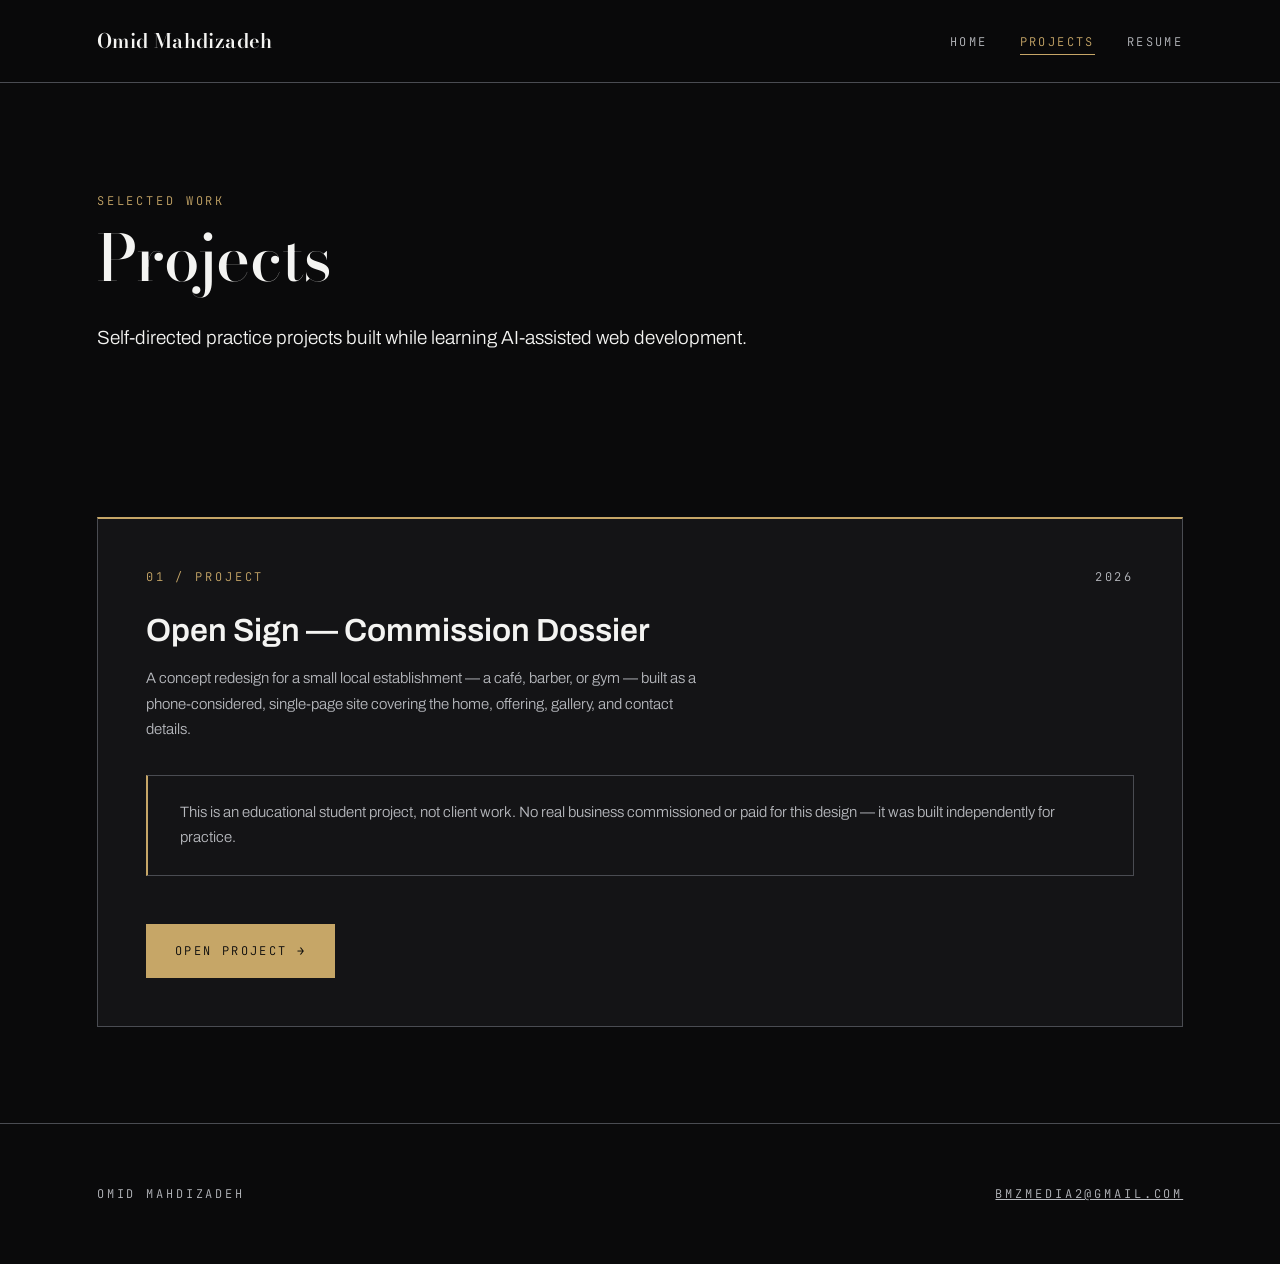
<file: projects.html>
<!DOCTYPE html>
<html lang="en">
<head>
<meta charset="utf-8">
<meta name="viewport" content="width=device-width, initial-scale=1">
<title>Projects — Omid Mahdizadeh</title>
<meta name="description" content="Student projects by Omid Mahdizadeh.">
<link rel="stylesheet" href="style.css">
</head>
<body>

<nav class="site-nav">
  <div class="wrap">
    <a class="brand" href="index.html">Omid Mahdizadeh</a>
    <ul class="nav-links">
      <li><a href="index.html">Home</a></li>
      <li><a href="projects.html" aria-current="page">Projects</a></li>
      <li><a href="resume.html">Resume</a></li>
    </ul>
  </div>
</nav>

<header>
  <div class="wrap" style="padding-top:var(--sp-8);padding-bottom:var(--sp-6);">
    <p class="mono accent">Selected Work</p>
    <h1 class="display-l" style="margin-top:var(--sp-3);">Projects</h1>
    <p class="body-l" style="margin-top:var(--sp-5);max-width:62ch;">
      Self-directed practice projects built while learning AI-assisted web development.
    </p>
  </div>
</header>

<section>
  <div class="wrap">
    <div class="card feature">
      <div class="card-eyebrow">
        <span class="mono accent">01 / Project</span>
        <span class="mono">2026</span>
      </div>
      <h2 class="h2">Open Sign — Commission Dossier</h2>
      <p class="body" style="margin-top:var(--sp-3);max-width:62ch;">
        A concept redesign for a small local establishment — a café, barber, or gym —
        built as a phone-considered, single-page site covering the home, offering,
        gallery, and contact details.
      </p>
      <div class="note">
        <p class="body">
          This is an educational student project, not client work. No real business
          commissioned or paid for this design — it was built independently for practice.
        </p>
      </div>
      <div class="btn-row">
        <a class="btn btn-primary" href="opensign.html">Open Project →</a>
      </div>
    </div>
  </div>
</section>

<footer class="site-footer">
  <div class="wrap">
    <p class="mono">Omid Mahdizadeh</p>
    <p class="mono"><a href="mailto:bmzmedia2@gmail.com">bmzmedia2@gmail.com</a></p>
  </div>
</footer>

</body>
</html>
</file>
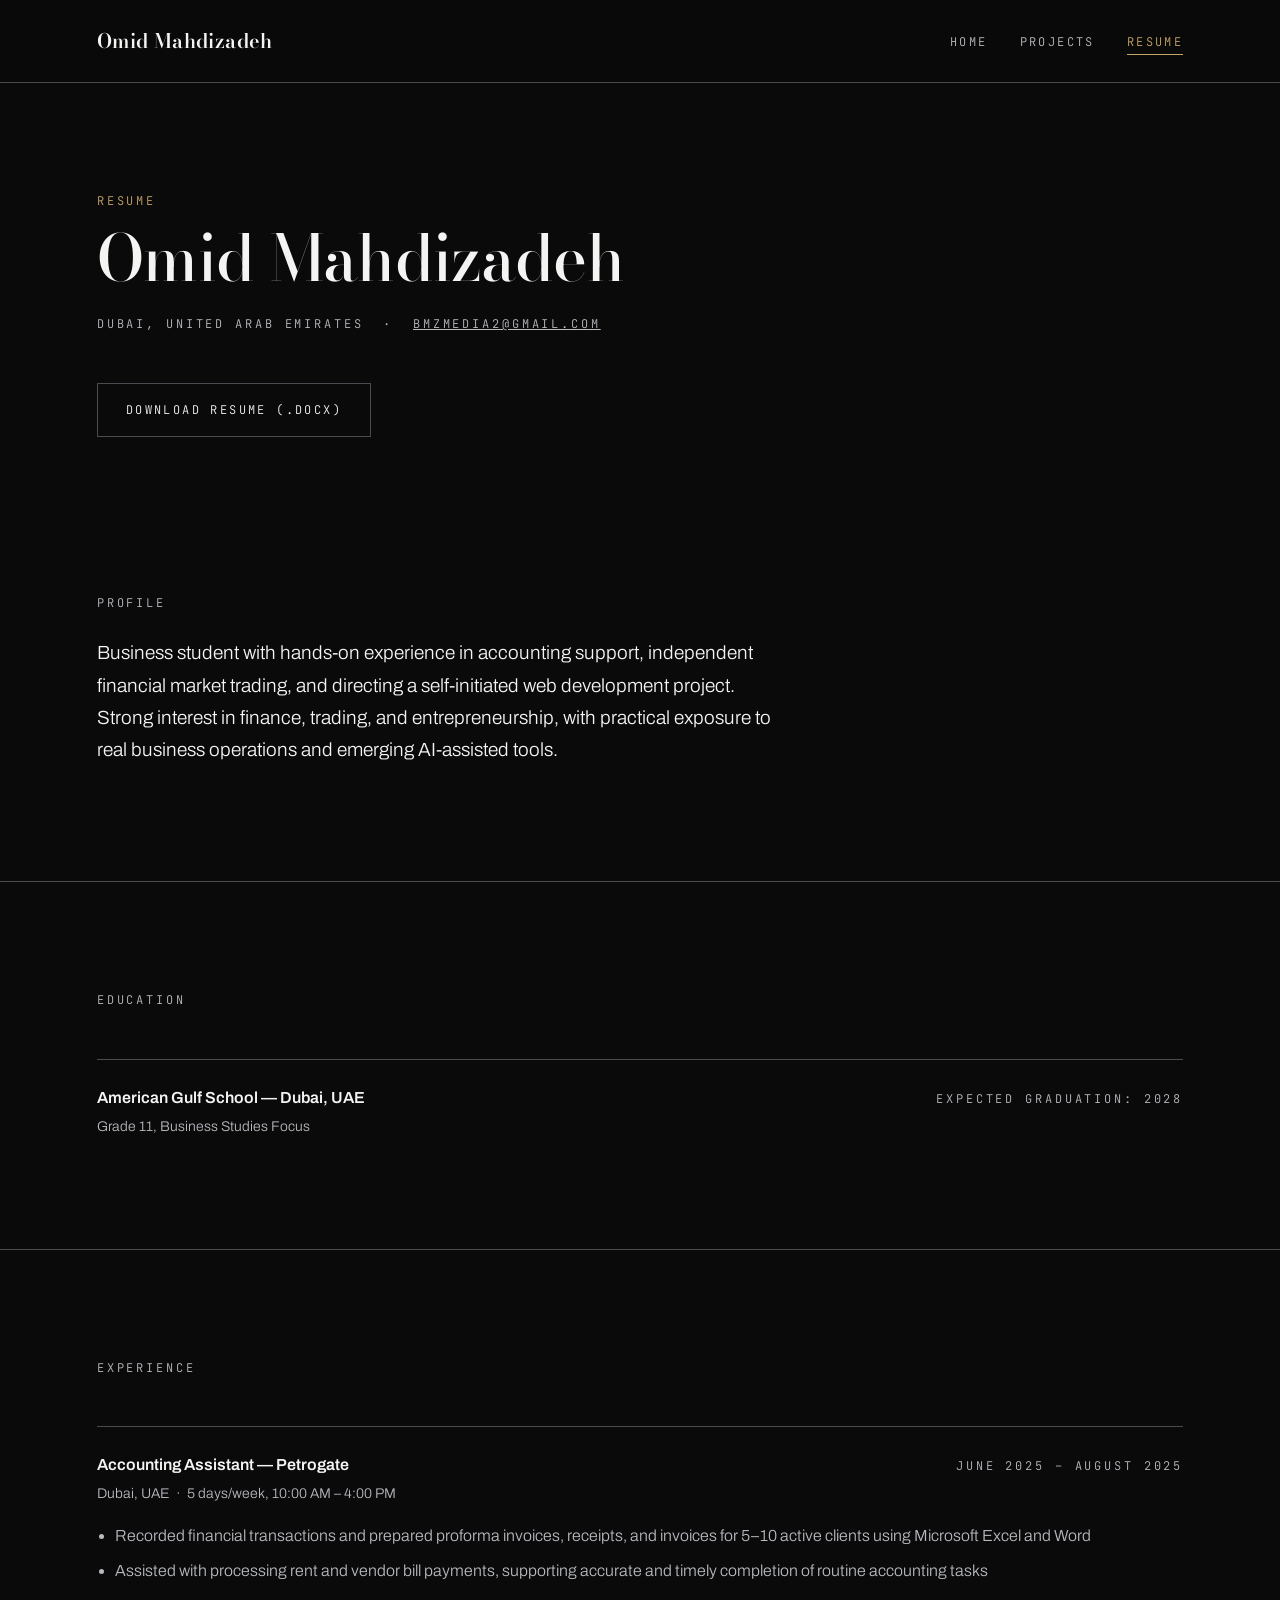
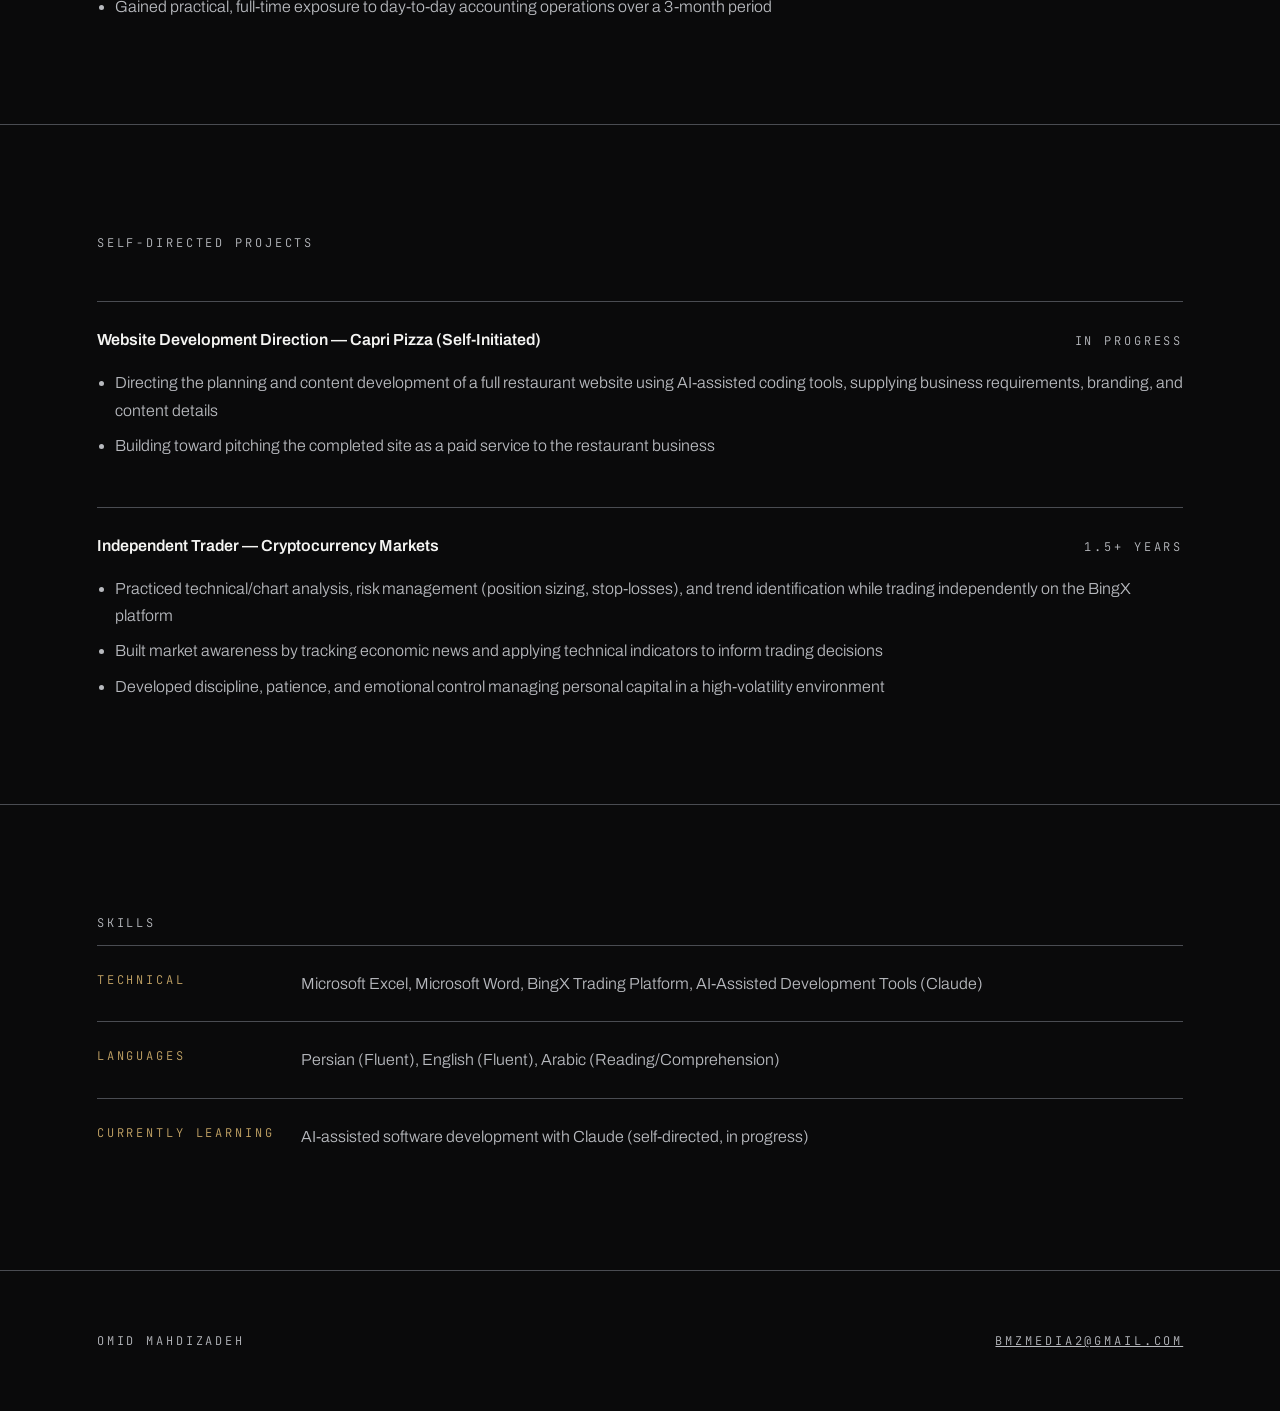
<file: resume.html>
<!DOCTYPE html>
<html lang="en">
<head>
<meta charset="utf-8">
<meta name="viewport" content="width=device-width, initial-scale=1">
<title>Resume — Omid Mahdizadeh</title>
<meta name="description" content="Resume of Omid Mahdizadeh.">
<link rel="stylesheet" href="style.css">
</head>
<body>

<nav class="site-nav">
  <div class="wrap">
    <a class="brand" href="index.html">Omid Mahdizadeh</a>
    <ul class="nav-links">
      <li><a href="index.html">Home</a></li>
      <li><a href="projects.html">Projects</a></li>
      <li><a href="resume.html" aria-current="page">Resume</a></li>
    </ul>
  </div>
</nav>

<header>
  <div class="wrap" style="padding-top:var(--sp-8);padding-bottom:var(--sp-6);">
    <p class="mono accent">Resume</p>
    <h1 class="display-l" style="margin-top:var(--sp-3);">Omid Mahdizadeh</h1>
    <p class="mono" style="margin-top:var(--sp-4);">
      Dubai, United Arab Emirates &nbsp;·&nbsp;
      <a href="mailto:bmzmedia2@gmail.com">bmzmedia2@gmail.com</a>
    </p>
    <div class="btn-row">
      <a class="btn btn-secondary" href="Omid_Mahdizadeh_Resume.docx" download>Download Resume (.docx)</a>
    </div>
  </div>
</header>

<section>
  <div class="wrap">
    <p class="mono">Profile</p>
    <p class="body-l" style="margin-top:var(--sp-4);max-width:62ch;">
      Business student with hands-on experience in accounting support, independent
      financial market trading, and directing a self-initiated web development project.
      Strong interest in finance, trading, and entrepreneurship, with practical exposure
      to real business operations and emerging AI-assisted tools.
    </p>
  </div>
</section>

<section>
  <div class="wrap">
    <p class="mono">Education</p>
    <div class="entry">
      <div class="entry-head">
        <span class="entry-title">American Gulf School — Dubai, UAE</span>
        <span class="mono">Expected Graduation: 2028</span>
      </div>
      <p class="entry-sub">Grade 11, Business Studies Focus</p>
    </div>
  </div>
</section>

<section>
  <div class="wrap">
    <p class="mono">Experience</p>
    <div class="entry">
      <div class="entry-head">
        <span class="entry-title">Accounting Assistant — Petrogate</span>
        <span class="mono">June 2025 – August 2025</span>
      </div>
      <p class="entry-sub">Dubai, UAE &nbsp;·&nbsp; 5 days/week, 10:00 AM – 4:00 PM</p>
      <ul class="bullets">
        <li>Recorded financial transactions and prepared proforma invoices, receipts, and invoices for 5–10 active clients using Microsoft Excel and Word</li>
        <li>Assisted with processing rent and vendor bill payments, supporting accurate and timely completion of routine accounting tasks</li>
        <li>Gained practical, full-time exposure to day-to-day accounting operations over a 3-month period</li>
      </ul>
    </div>
  </div>
</section>

<section>
  <div class="wrap">
    <p class="mono">Self-Directed Projects</p>

    <div class="entry">
      <div class="entry-head">
        <span class="entry-title">Website Development Direction — Capri Pizza (Self-Initiated)</span>
        <span class="mono">In Progress</span>
      </div>
      <ul class="bullets">
        <li>Directing the planning and content development of a full restaurant website using AI-assisted coding tools, supplying business requirements, branding, and content details</li>
        <li>Building toward pitching the completed site as a paid service to the restaurant business</li>
      </ul>
    </div>

    <div class="entry">
      <div class="entry-head">
        <span class="entry-title">Independent Trader — Cryptocurrency Markets</span>
        <span class="mono">1.5+ Years</span>
      </div>
      <ul class="bullets">
        <li>Practiced technical/chart analysis, risk management (position sizing, stop-losses), and trend identification while trading independently on the BingX platform</li>
        <li>Built market awareness by tracking economic news and applying technical indicators to inform trading decisions</li>
        <li>Developed discipline, patience, and emotional control managing personal capital in a high-volatility environment</li>
      </ul>
    </div>
  </div>
</section>

<section>
  <div class="wrap">
    <p class="mono">Skills</p>
    <div class="skill-row">
      <span class="k mono">Technical</span>
      <span class="v">Microsoft Excel, Microsoft Word, BingX Trading Platform, AI-Assisted Development Tools (Claude)</span>
    </div>
    <div class="skill-row">
      <span class="k mono">Languages</span>
      <span class="v">Persian (Fluent), English (Fluent), Arabic (Reading/Comprehension)</span>
    </div>
    <div class="skill-row">
      <span class="k mono">Currently Learning</span>
      <span class="v">AI-assisted software development with Claude (self-directed, in progress)</span>
    </div>
  </div>
</section>

<footer class="site-footer">
  <div class="wrap">
    <p class="mono">Omid Mahdizadeh</p>
    <p class="mono"><a href="mailto:bmzmedia2@gmail.com">bmzmedia2@gmail.com</a></p>
  </div>
</footer>

</body>
</html>
</file>
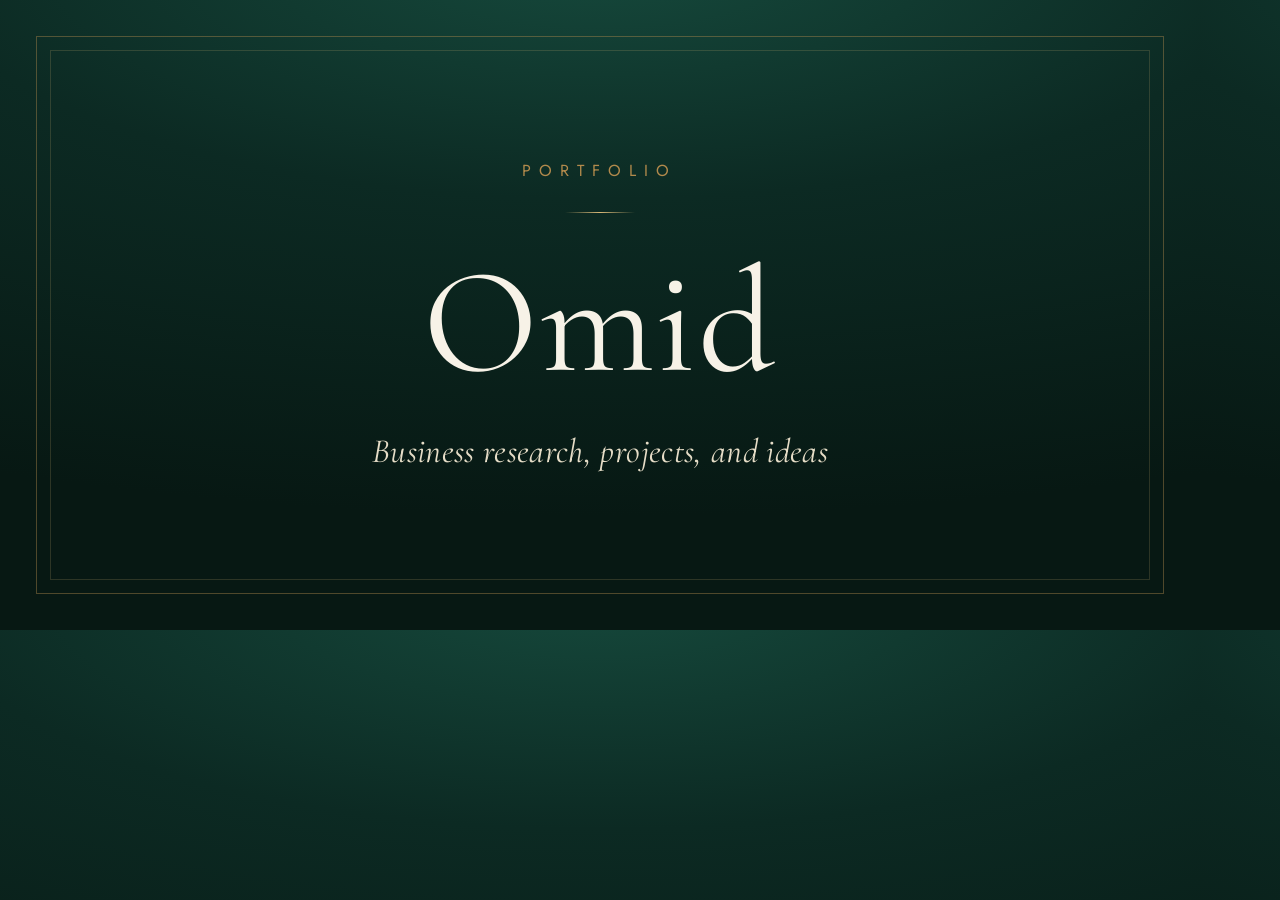
<file: scripts/preview-card.html>
<!doctype html>
<html>
<head>
<meta charset="utf-8">
<link rel="preconnect" href="https://fonts.googleapis.com">
<link rel="preconnect" href="https://fonts.gstatic.com" crossorigin>
<link href="https://fonts.googleapis.com/css2?family=Cormorant+Garamond:ital,wght@0,300;0,400;0,500;1,300;1,400&family=Jost:wght@300;400;500&display=swap" rel="stylesheet">
<style>
  :root{
    --ground-1:#164a3d;
    --ground-2:#0c2a23;
    --ground-3:#071813;
    --paper:#f7f2e7;
    --ink-emerald:#13453a;
    --gold:#b28a4c;
    --gold-bright:#d8b877;
    --gold-deep:#8a6a34;
    --hair:rgba(178,138,76,.42);
  }
  *{margin:0;padding:0;box-sizing:border-box;}
  html,body{width:1200px;height:630px;overflow:hidden;}
  body{
    background:
      radial-gradient(130% 90% at 50% -8%, var(--ground-1) 0%, var(--ground-2) 44%, var(--ground-3) 100%);
    font-family:"Jost",sans-serif;
    display:flex;align-items:center;justify-content:center;position:relative;
  }
  body::before{
    content:"";position:absolute;inset:36px;border:1px solid var(--hair);
  }
  body::after{
    content:"";position:absolute;inset:50px;border:1px solid rgba(216,184,119,.18);
  }
  .wrap{position:relative;text-align:center;padding:0 80px;}
  .eyebrow{
    font-size:16px;letter-spacing:.5em;text-transform:uppercase;color:var(--gold);
    font-weight:400;margin-bottom:30px;
  }
  .rule{
    width:70px;height:1px;margin:0 auto 34px;
    background:linear-gradient(90deg,transparent,var(--gold-bright),transparent);
  }
  .name{
    font-family:"Cormorant Garamond",serif;font-weight:400;
    font-size:150px;line-height:1;color:var(--paper);letter-spacing:.01em;
  }
  .tagline{
    font-family:"Cormorant Garamond",serif;font-style:italic;font-weight:400;
    font-size:34px;color:#e6ddc7;margin-top:34px;letter-spacing:.01em;
  }
</style>
</head>
<body>
  <div class="wrap">
    <p class="eyebrow">Portfolio</p>
    <div class="rule"></div>
    <h1 class="name">Omid</h1>
    <p class="tagline">Business research, projects, and ideas</p>
  </div>
</body>
</html>
</file>
<file: style.css>
/* BMZ Portfolio — shared stylesheet
   Built from the BMZ Design Bible (DESIGN SYSTEM / V1.0).
   Applies to portfolio pages only — project/artifact pages keep their own styling. */

@import url('https://fonts.googleapis.com/css2?family=Bodoni+Moda:ital,wght@0,400..900;1,400..900&family=Archivo:wght@300;400;500;600;700&family=JetBrains+Mono:wght@400;500&display=swap');

:root{
  /* color palette — strictly monochrome + metallic */
  --obsidian:#0A0A0B;   /* background */
  --graphite:#141416;   /* surface */
  --steel:#4A4C52;      /* border / hairline */
  --alabaster:#F4F4F2;  /* text */
  --fog:#B8BABF;        /* muted text */
  --champagne:#C6A667;  /* accent — one per view */
  --champagne-bright:#D8BE85;

  /* 8px base grid */
  --sp-1:4px;
  --sp-2:8px;
  --sp-3:16px;
  --sp-4:24px;
  --sp-5:32px;
  --sp-6:48px;
  --sp-7:64px;
  --sp-8:96px;

  --gutter:96px;
  --max-width:1240px;
}

*{box-sizing:border-box;}
html{-webkit-text-size-adjust:100%;}
body{
  margin:0;
  background:var(--obsidian);
  color:var(--alabaster);
  font-family:"Archivo",system-ui,sans-serif;
  font-weight:300;
  font-size:16px;
  line-height:1.7;
  -webkit-font-smoothing:antialiased;
}

img{max-width:100%;display:block;}

a{color:inherit;}

.wrap{
  max-width:var(--max-width);
  margin:0 auto;
  padding:0 clamp(24px, 6vw, var(--gutter));
}

/* ---------- mono labels ---------- */
.mono{
  font-family:"JetBrains Mono",monospace;
  font-size:12px;
  letter-spacing:.24em;
  text-transform:uppercase;
  color:var(--fog);
}
.mono.accent{color:var(--champagne);}

/* ---------- nav ---------- */
.site-nav{
  border-bottom:1px solid var(--steel);
  position:sticky;top:0;
  background:rgba(10,10,11,.92);
  backdrop-filter:blur(6px);
  z-index:10;
}
.site-nav .wrap{
  display:flex;align-items:center;justify-content:space-between;
  padding-top:var(--sp-4);padding-bottom:var(--sp-4);
  flex-wrap:wrap;gap:var(--sp-3);
}
.brand{
  font-family:"Bodoni Moda",serif;font-weight:600;font-size:20px;
  letter-spacing:.02em;text-decoration:none;color:var(--alabaster);
}
.nav-links{
  display:flex;gap:var(--sp-5);list-style:none;margin:0;padding:0;
}
.nav-links a{
  font-family:"JetBrains Mono",monospace;font-size:12px;letter-spacing:.2em;
  text-transform:uppercase;text-decoration:none;color:var(--fog);
  padding-bottom:4px;border-bottom:1px solid transparent;
  transition:color .2s ease, border-color .2s ease;
}
.nav-links a:hover,
.nav-links a[aria-current="page"]{
  color:var(--champagne);border-bottom-color:var(--champagne);
}

/* ---------- headings & type scale ---------- */
h1,h2,h3{font-family:"Bodoni Moda",serif;font-weight:500;margin:0;color:var(--alabaster);}
.display-xl{
  font-size:clamp(44px, 9vw, 120px);letter-spacing:-.01em;line-height:.95;
}
.display-l{
  font-size:clamp(34px, 6vw, 64px);letter-spacing:-.01em;line-height:.98;
}
h1.h1, .h1{
  font-size:clamp(28px, 4vw, 44px);letter-spacing:-.01em;line-height:1.05;
}
h2.h2, .h2{
  font-family:"Archivo",sans-serif;font-weight:600;
  font-size:clamp(20px, 2.6vw, 32px);letter-spacing:0;line-height:1.2;
}
em{font-style:italic;color:var(--champagne);}

.body-l{font-size:clamp(17px,2vw,19px);font-weight:300;line-height:1.7;color:var(--alabaster);}
.body{font-size:15px;font-weight:300;line-height:1.7;color:var(--fog);}

/* ---------- sections ---------- */
section{padding:var(--sp-8) 0;}
.hairline{border:0;border-top:1px solid var(--steel);margin:0;}
section + section{border-top:1px solid var(--steel);}

/* ---------- buttons ---------- */
.btn{
  display:inline-flex;align-items:center;justify-content:center;gap:var(--sp-2);
  font-family:"JetBrains Mono",monospace;font-size:12px;letter-spacing:.2em;
  text-transform:uppercase;text-decoration:none;
  padding:16px 28px;border-radius:0;border:1px solid transparent;
  transition:background .3s ease, color .2s ease, border-color .2s ease;
  cursor:pointer;
}
.btn-primary{
  background:var(--champagne);color:var(--obsidian);
}
.btn-primary:hover{background:var(--champagne-bright);}
.btn-secondary{
  background:transparent;color:var(--alabaster);border-color:var(--steel);
}
.btn-secondary:hover{border-color:var(--champagne);color:var(--champagne);}
.btn-ghost{
  border:0;padding:0;color:var(--fog);text-decoration:underline;
  text-underline-offset:4px;
}
.btn-ghost:hover{color:var(--champagne);}
.btn-row{display:flex;gap:var(--sp-4);flex-wrap:wrap;margin-top:var(--sp-6);}

/* ---------- cards ---------- */
.card{
  background:var(--graphite);border:1px solid var(--steel);
  padding:var(--sp-6);border-radius:0;
}
.card.feature{border-top:2px solid var(--champagne);}
.card-eyebrow{display:flex;align-items:center;justify-content:space-between;margin-bottom:var(--sp-4);}

/* ---------- stat tiles ---------- */
.stats{
  display:grid;grid-template-columns:repeat(3,1fr);gap:1px;
  background:var(--steel);border:1px solid var(--steel);margin-top:var(--sp-7);
}
.stat{background:var(--obsidian);padding:var(--sp-5) var(--sp-4);}
.stat .num{font-family:"Bodoni Moda",serif;font-size:clamp(28px,4vw,40px);color:var(--champagne);}
.stat .label{margin-top:var(--sp-2);}

/* ---------- footer ---------- */
.site-footer{border-top:1px solid var(--steel);padding:var(--sp-6) 0;}
.site-footer .wrap{display:flex;justify-content:space-between;flex-wrap:wrap;gap:var(--sp-3);}

/* ---------- resume specific ---------- */
.entry{margin-top:var(--sp-6);}
.entry-head{
  display:flex;justify-content:space-between;align-items:baseline;flex-wrap:wrap;
  gap:var(--sp-2) var(--sp-4);border-top:1px solid var(--steel);padding-top:var(--sp-4);
}
.entry-title{font-weight:600;color:var(--alabaster);}
.entry-sub{color:var(--fog);font-size:14px;margin-top:var(--sp-1);}
ul.bullets{margin:var(--sp-3) 0 0;padding-left:18px;color:var(--fog);}
ul.bullets li{margin-bottom:var(--sp-2);}
.skill-row{display:grid;grid-template-columns:180px 1fr;gap:var(--sp-4);border-top:1px solid var(--steel);padding:var(--sp-4) 0;}
.skill-row .k{color:var(--champagne);}
.skill-row .v{color:var(--fog);}

/* ---------- note / callout ---------- */
.note{
  border:1px solid var(--steel);border-left:2px solid var(--champagne);
  padding:var(--sp-4) var(--sp-5);margin-top:var(--sp-5);
  background:var(--graphite);
}
.note .body{color:var(--fog);margin:0;}

@media (max-width:720px){
  .stats{grid-template-columns:1fr;}
  .skill-row{grid-template-columns:1fr;gap:var(--sp-1);}
  .entry-head{flex-direction:column;align-items:flex-start;}
}
</file>
